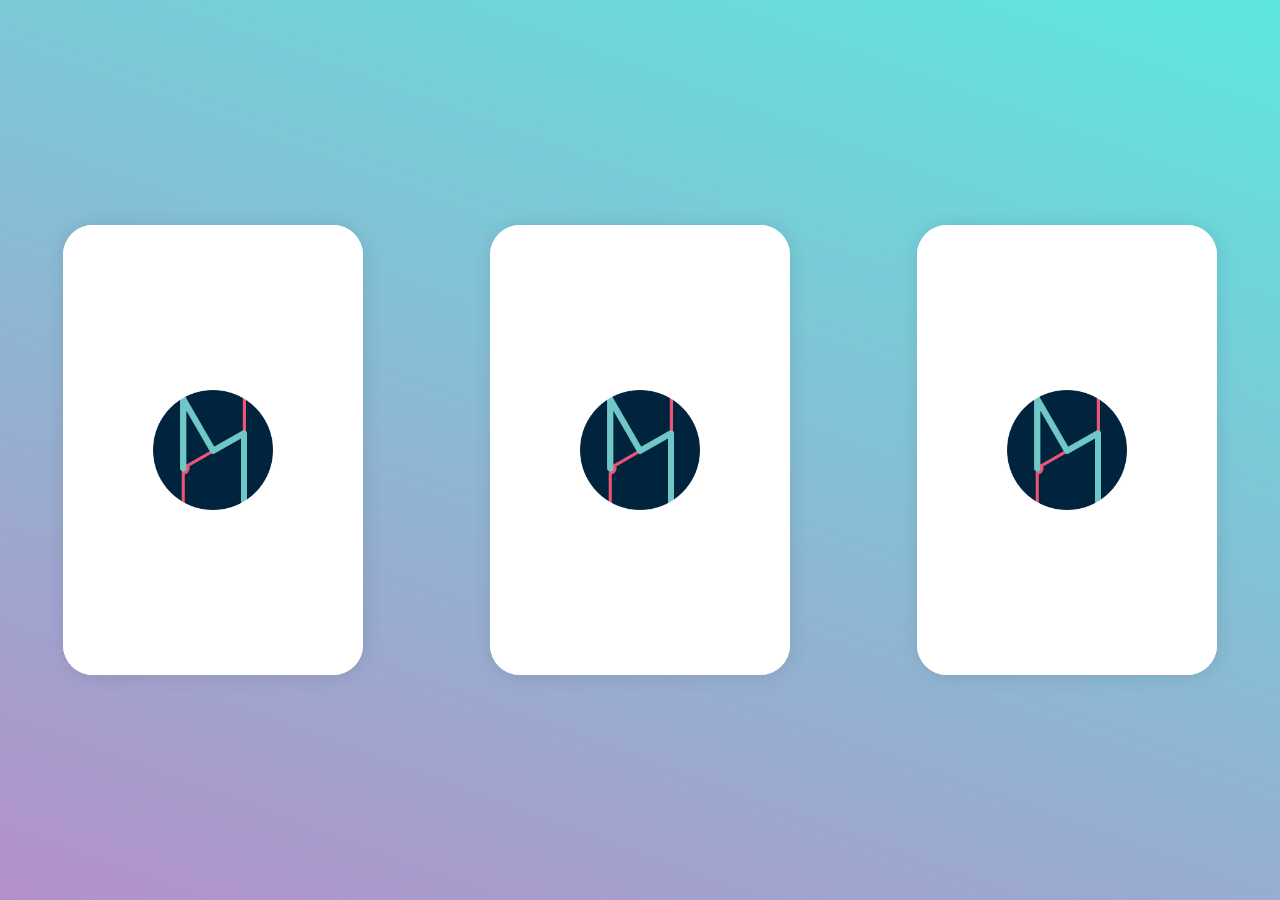
<file: index.html>
<!DOCTYPE html>
<html>

<head>
    <meta http-equiv="content-type" content="text/html; charset=utf-8">
    <meta name="viewport" content="width=device-width,initial-scale=1,maximum-scale=1,user-scalable=no">

    <title>lottery</title>
    <link rel="stylesheet" href="lottery.css">
    <link rel="shortcut icon" href="logo.png">
</head>

<body>
    <div class="card" onmouseenter="myFunc()">
        <div class="back">
            <span></span>
        </div>
        <div class="front">
            <img src="logo.png">
        </div>
    </div>
    <div class="card" onmouseenter="myFunc()">
        <div class="back">
            <span></span>
        </div>
        <div class="front">
            <img src="logo.png">
        </div>
    </div>
    <div class="card" onmouseenter="myFunc()">
        <div class="back">
            <span></span>
        </div>
        <div class="front">
            <img src="logo.png">
        </div>
    </div>
    <script src="lottery.js"></script>
</body>
</html>
</file>
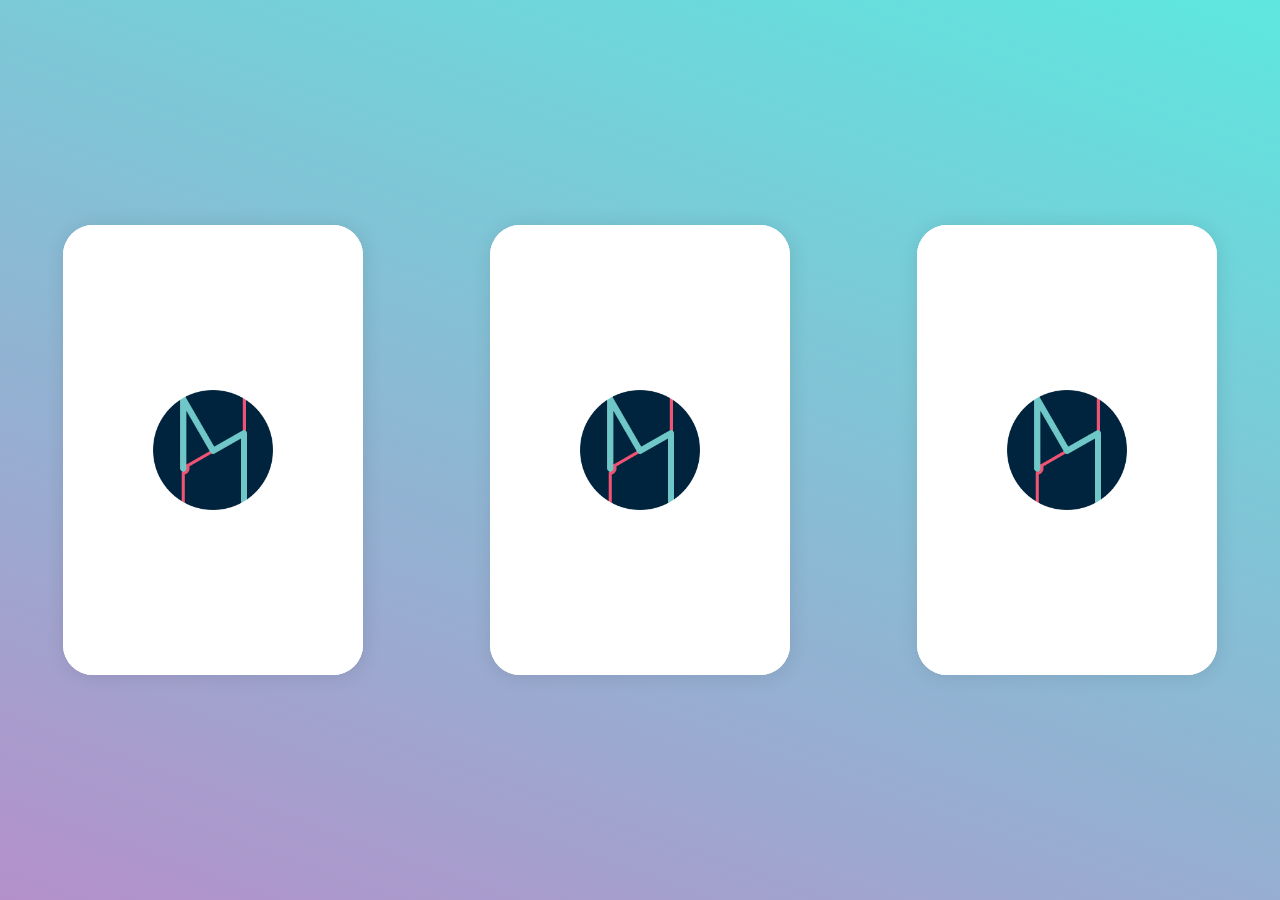
<file: lottery.html>
<!DOCTYPE html>
<html>

<head>
    <meta http-equiv="content-type" content="text/html; charset=utf-8">
    <meta name="viewport" content="width=device-width,initial-scale=1,maximum-scale=1,user-scalable=no">

    <title>lottery</title>
    <link rel="stylesheet" href="lottery.css">
    <link rel="shortcut icon" href="logo.png">
</head>

<body>
    <div class="card" onmouseenter="myFunc()">
        <div class="back">
            <span></span>
        </div>
        <div class="front">
            <img src="logo.png">
        </div>
    </div>
    <div class="card" onmouseenter="myFunc()">
        <div class="back">
            <span></span>
        </div>
        <div class="front">
            <img src="logo.png">
        </div>
    </div>
    <div class="card" onmouseenter="myFunc()">
        <div class="back">
            <span></span>
        </div>
        <div class="front">
            <img src="logo.png">
        </div>
    </div>
    <script src="lottery.js"></script>
</body>


</html>
</file>
<file: lottery.css>
*{
    margin:0;
    padding:0;
}

body{
    display: flex;
    justify-content: space-around;
    align-items: center;
    height:100vh;
    background-image: linear-gradient(200deg,#5ee7df,#b490ca);
    perspective: 2000px;
}

.card{
    position: relative;
    width: 300px;
    height: 450px;
    border-radius: 30px;
    cursor: pointer;
    background-color: #fff;
    /* 盒子阴影 */
    box-shadow: 1px 1px 20px rgba(0,0,0,0.1);
    /* 给父元素添加一个3D盒子属性，那么子元素就到背面了，这个属性是加到父元素上的，但是影响的是子元素 */
    transform-style: preserve-3d;

    animation: rotate-reverse 1.2s cubic-bezier(0.66,-0.47,0.33,1.5) forwards;
}

.card:hover{
    /* 动画（名称 时长 第三个属性是贝塞尔曲线，我们可以自定义动画的运动轨迹，让动画的运动轨迹有了很多种可能 第四个属性是当我们的动画完成时的状态，一般动画完成之后就回到了0%的状态，默认值是backwards，当我们给的属性值是forwards时，那么动画到100%的时候就会停下来，不会回到0%） */
    animation: rotate 1.2s cubic-bezier(0.66,-0.47,0.33,1.5) forwards;
}

.front,.back{
    position:absolute;
    top: 0;
    left: 0;
    width:100%;
    height:100%;
    display: flex;
    flex-direction: column;
    align-items: center;
    justify-content: space-around;
    background-color: #fff;
    border-radius: 30px;
    backface-visibility: hidden; 
}

.back{
    transform: rotateY(180deg);
}

img{
    width: 40%;
}

span{
    font-weight: bold;
    font-size: 80px;
}

/* 接下来我们定义一下旋转动画 */
@keyframes rotate{
    0%{
        transform: rotateY(0deg);
    }
    100%{
        transform: rotateY(180deg);
    }
}
@keyframes rotate-reverse{
    0%{
        transform: rotateY(180deg);
    }
    100%{
        transform: rotateY(0deg);
    }
}
</file>
